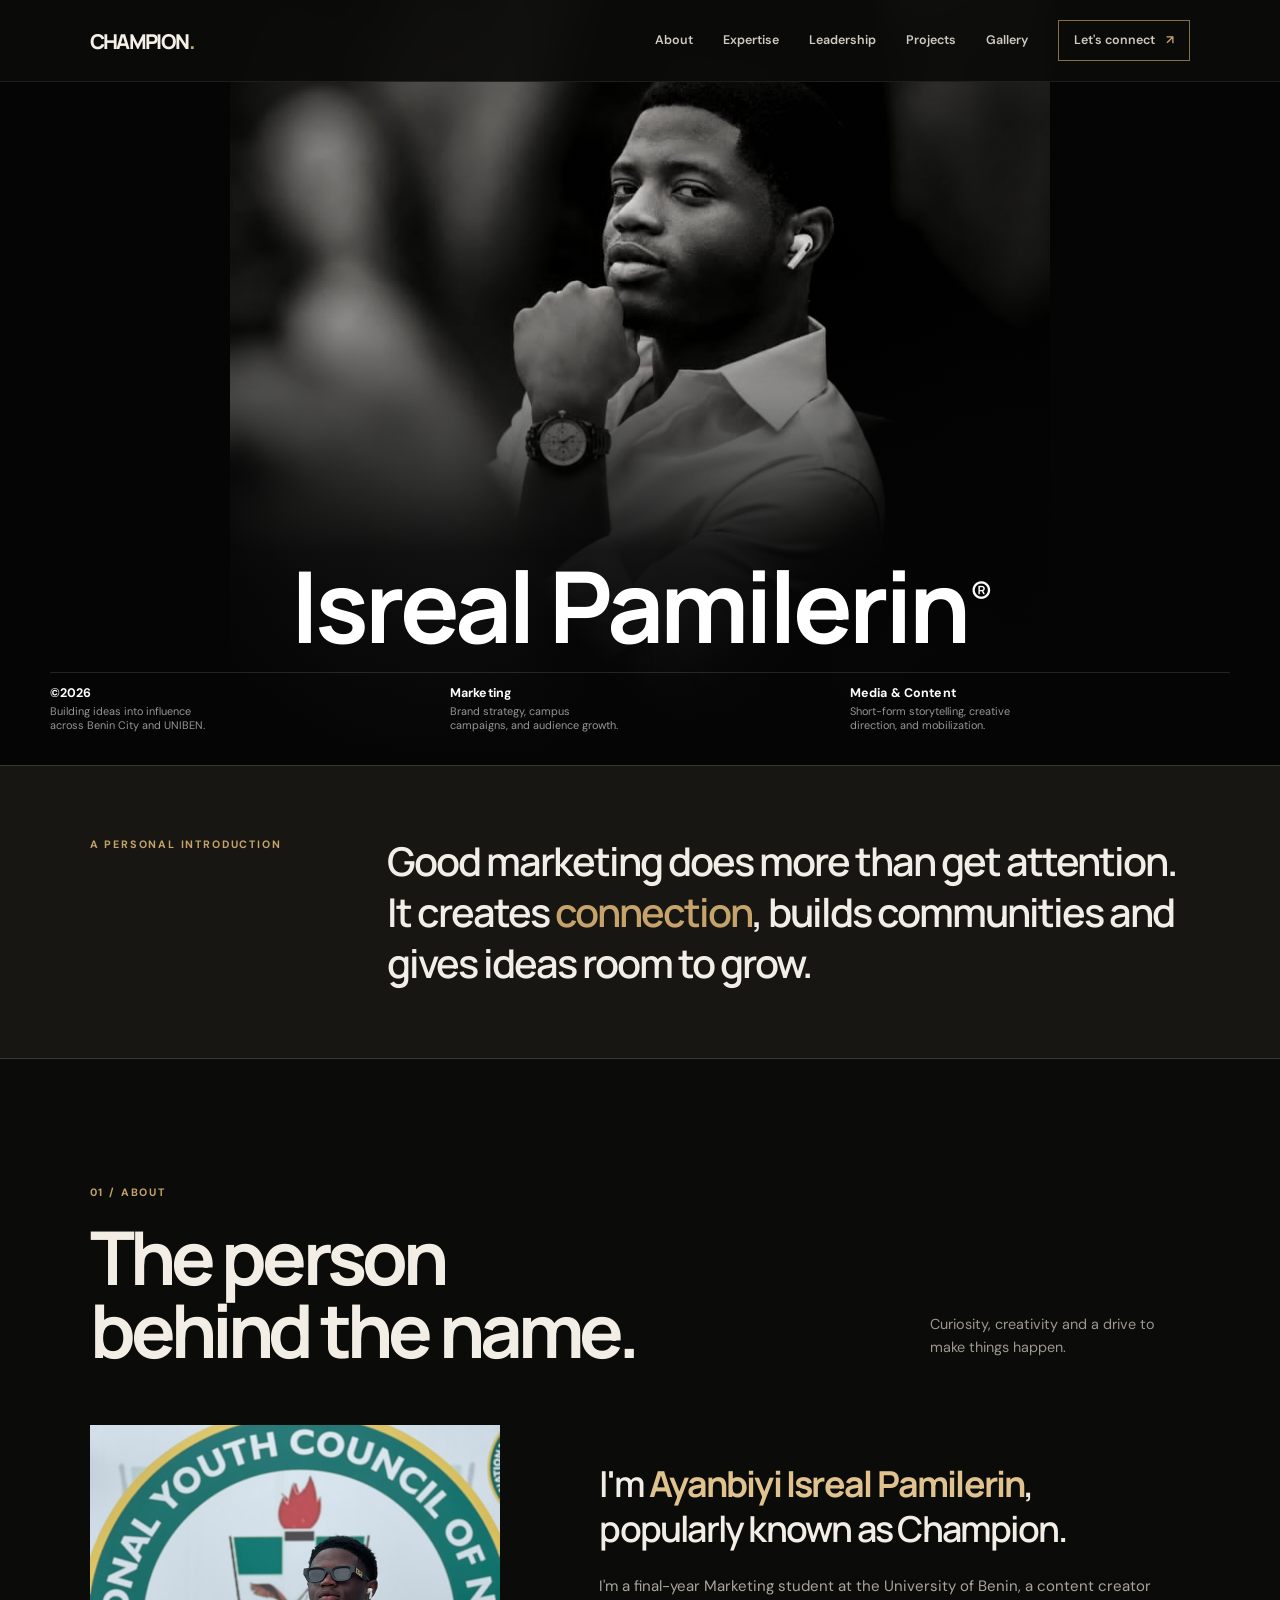
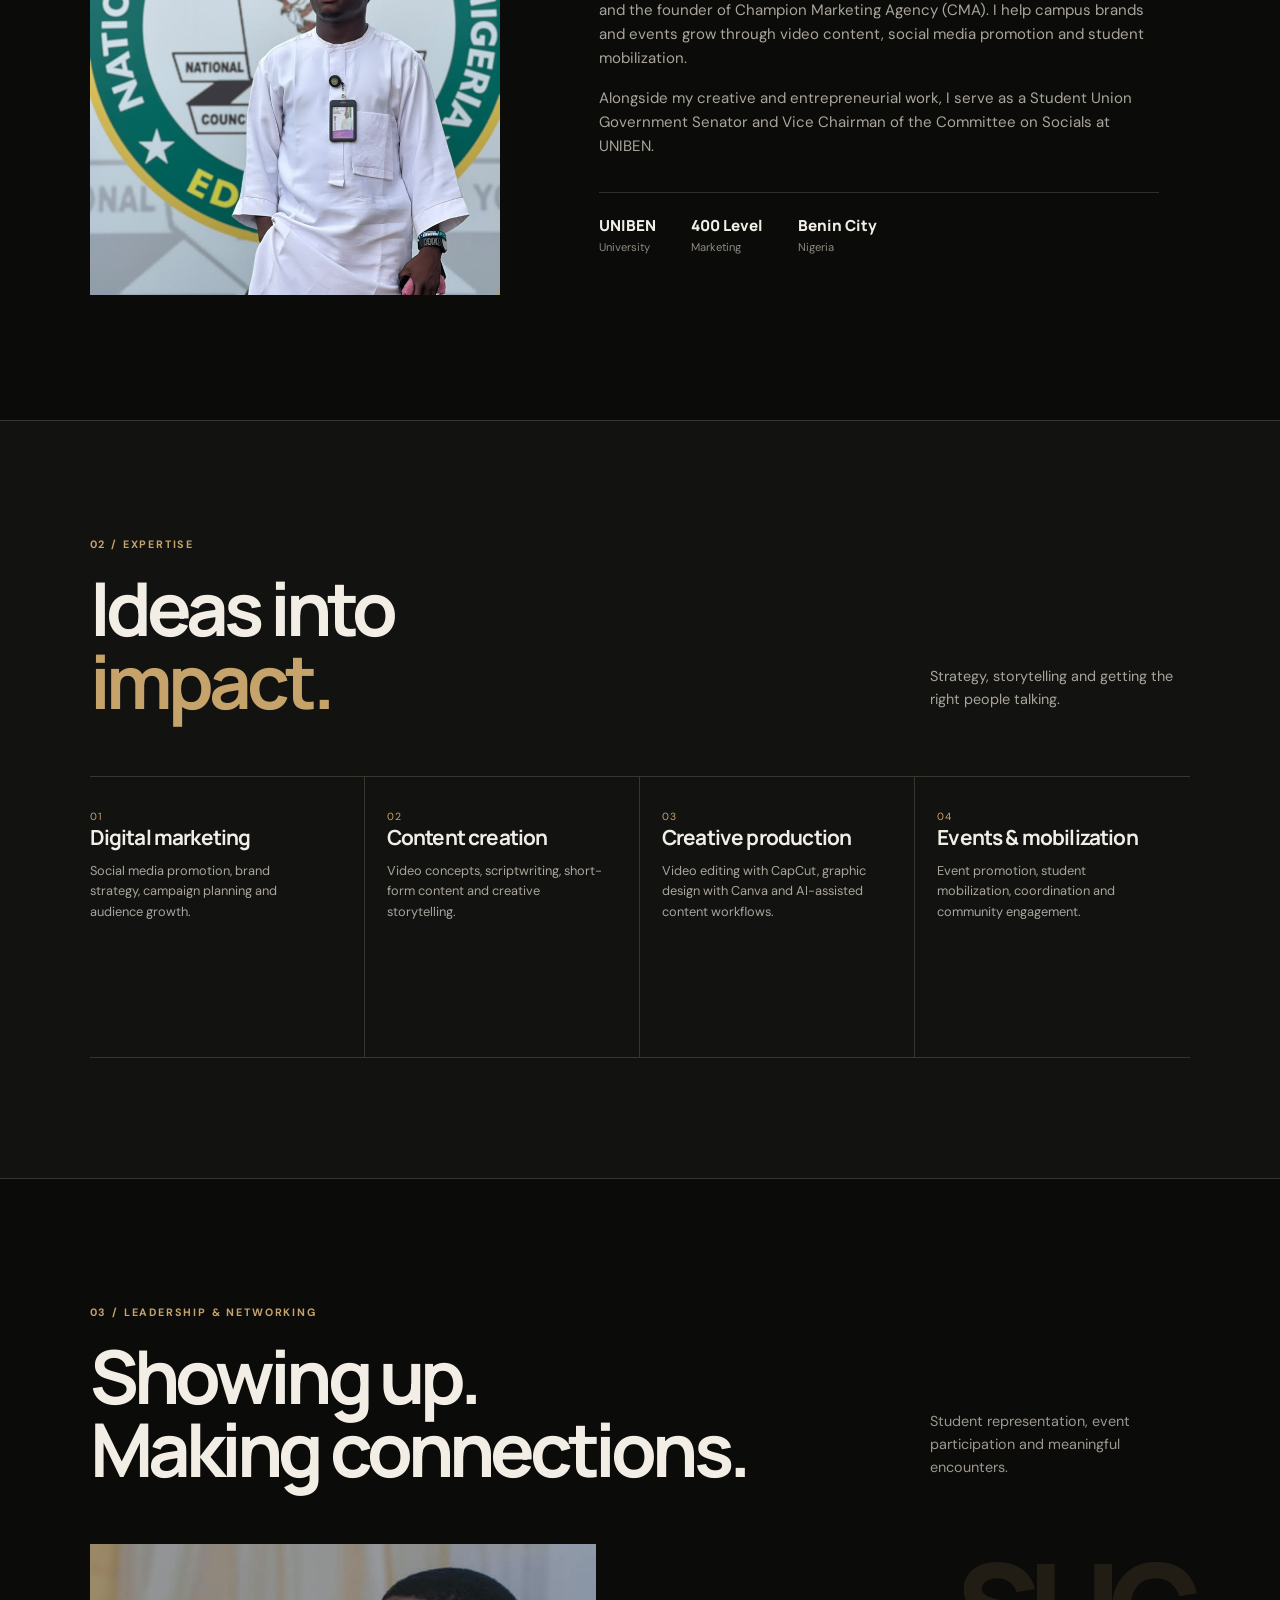
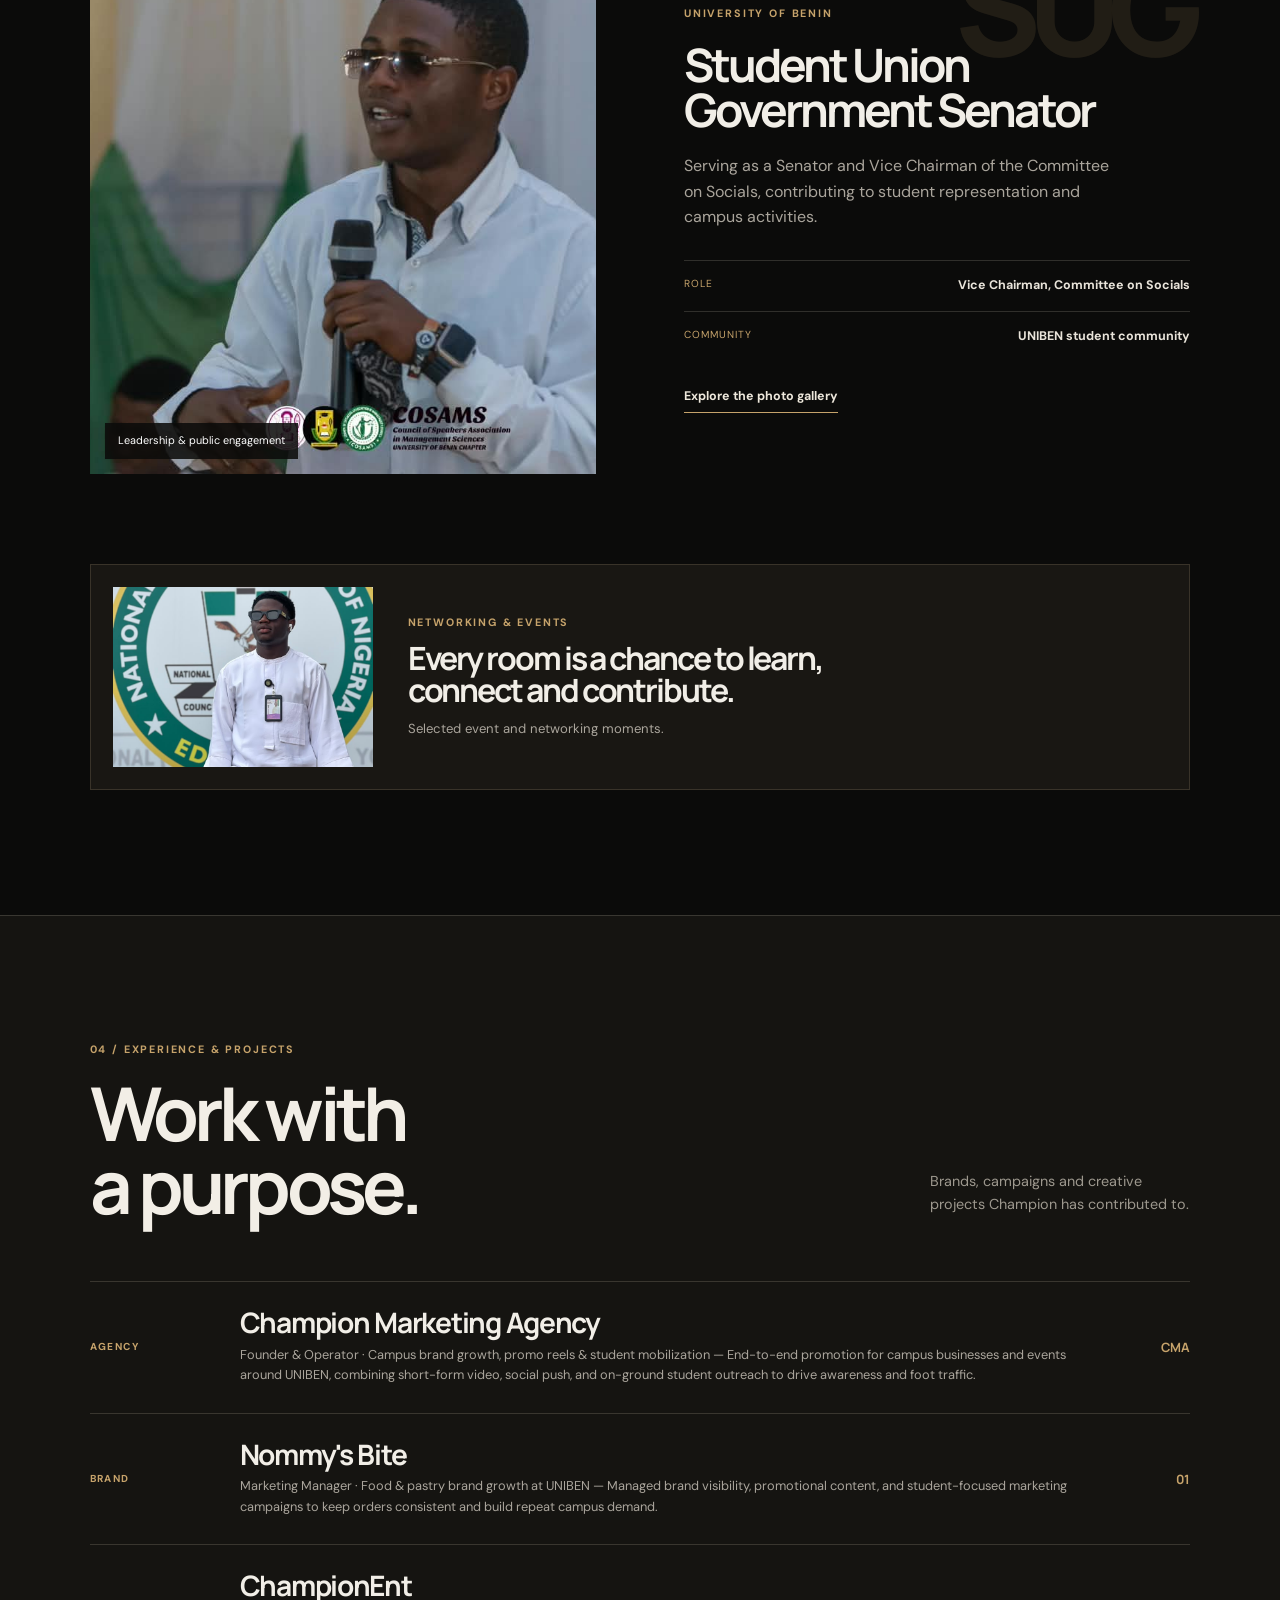
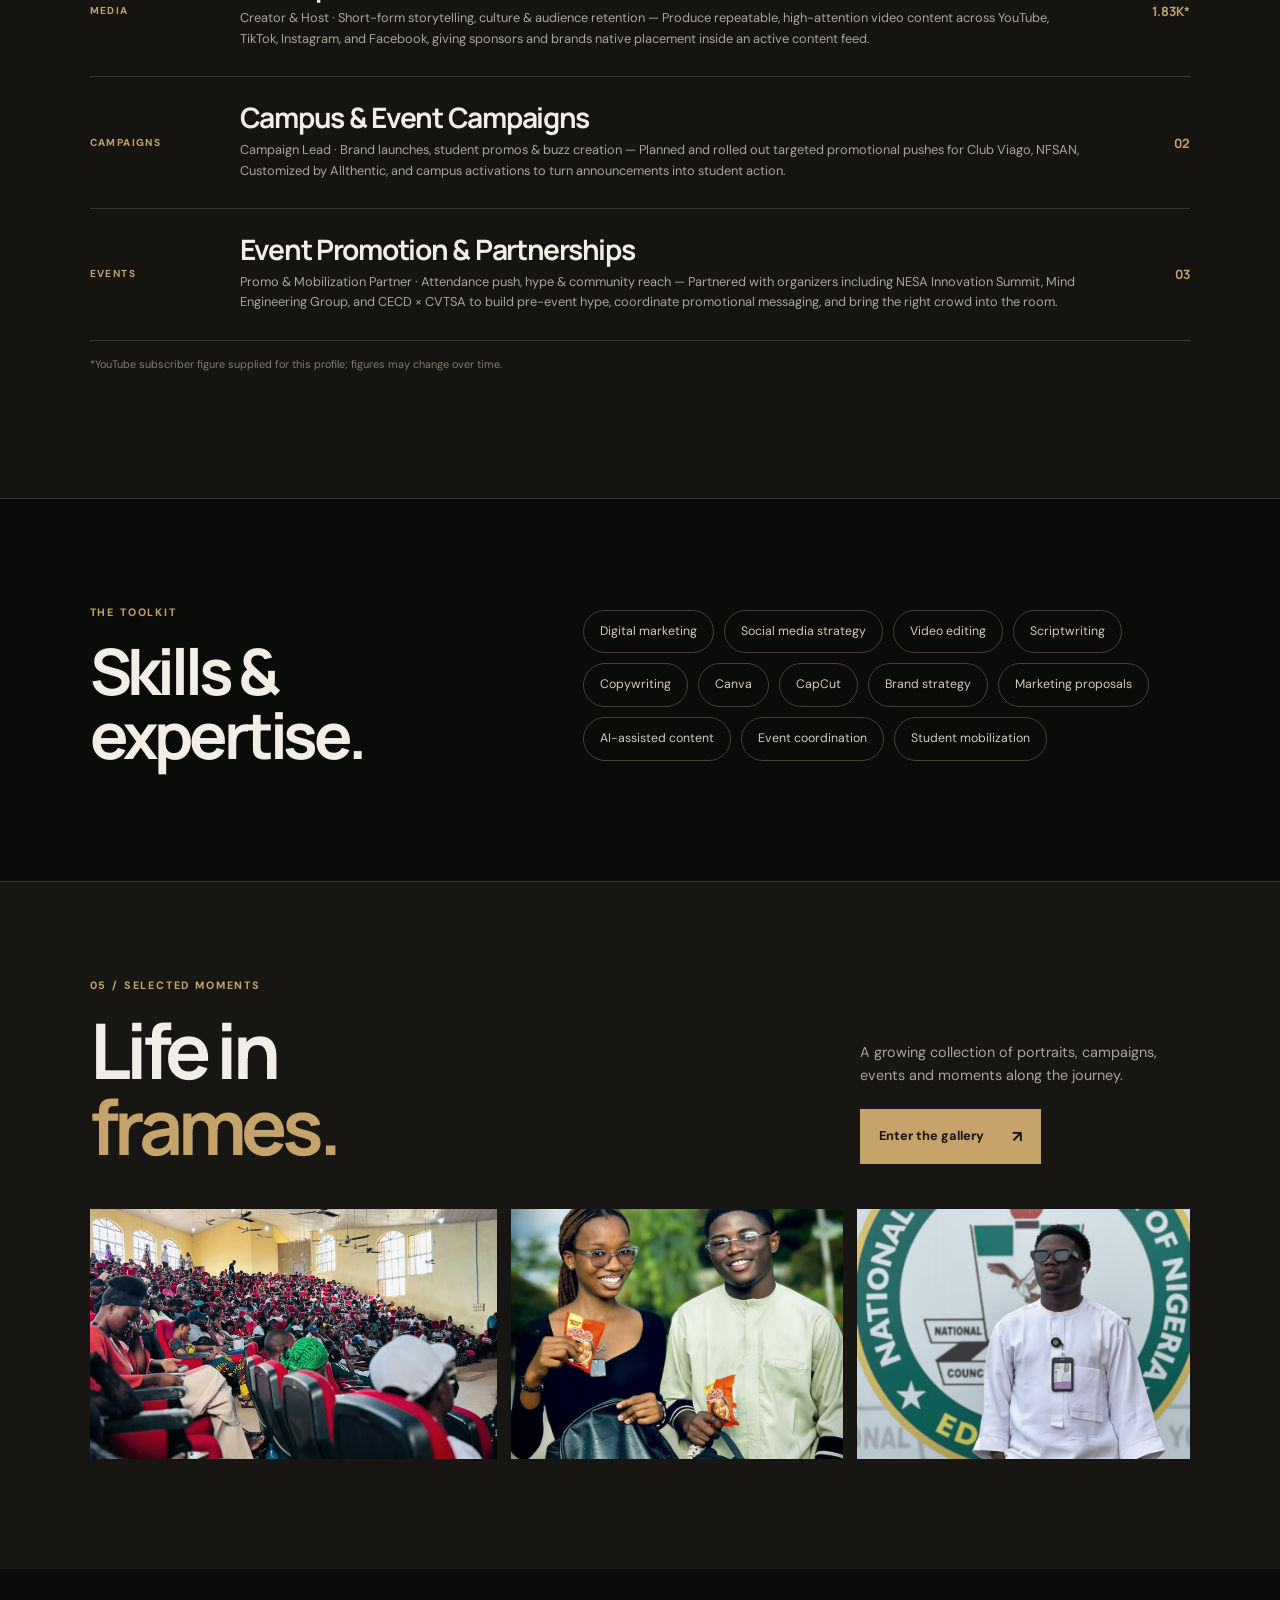
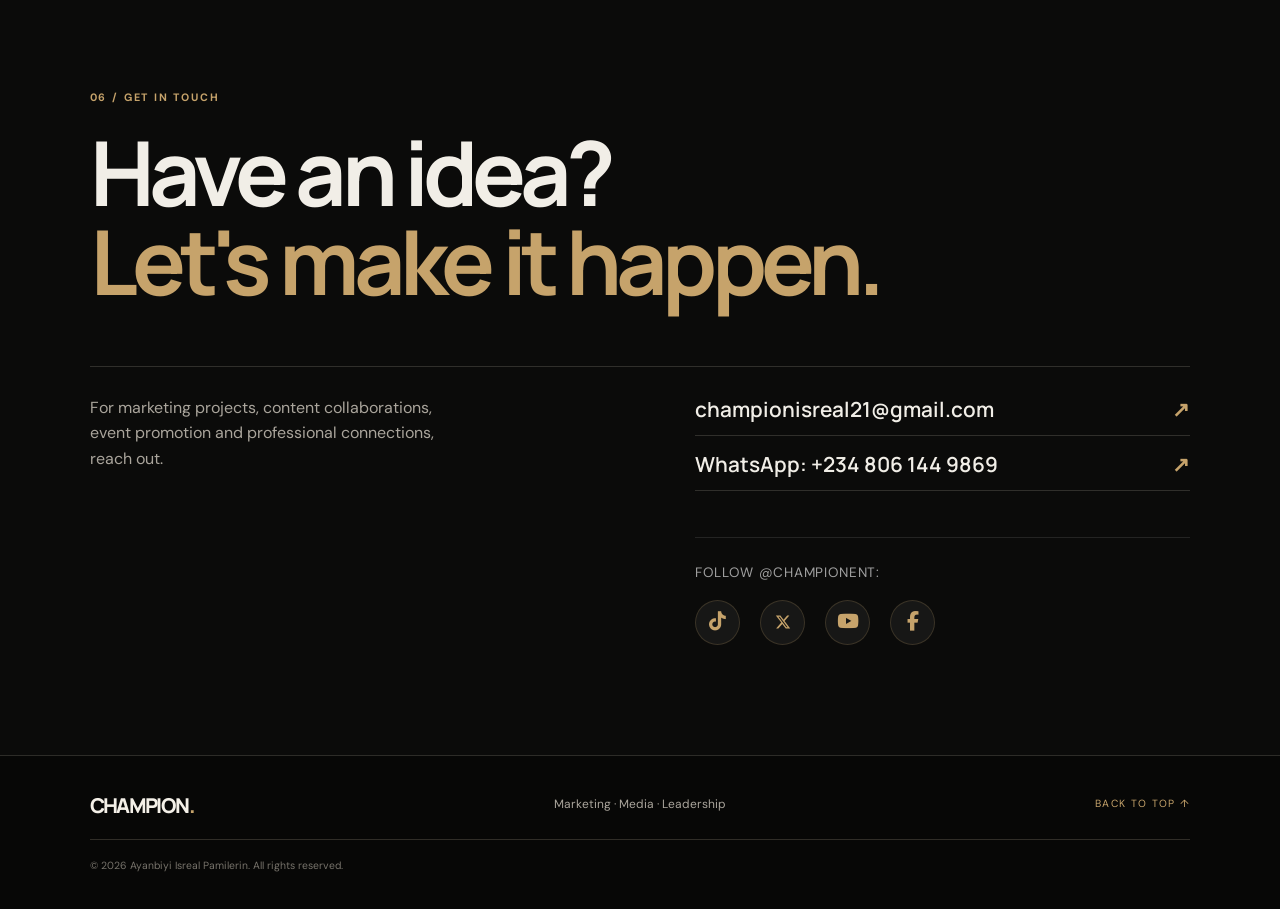
<file: index.html>
<!DOCTYPE html>
<html lang="en">
<head>
  <meta charset="UTF-8">
  <meta name="viewport" content="width=device-width, initial-scale=1.0">

  <!-- SEO -->
  <meta name="description" content="Explore the professional portfolio of Ayanbiyi Isreal Pamilerin, popularly known as Champion — a Marketing student, content creator, digital marketing entrepreneur and student leader at the University of Benin.">
  <meta name="author" content="Ayanbiyi Isreal Pamilerin">
  <meta name="robots" content="index, follow">
  <meta name="theme-color" content="#0b0b0a">
  <link rel="canonical" href="https://championentprofile.vercel.app/">
  <title>Champion — Isreal Pamilerin | Marketing, Media & Leadership</title>

  <!-- OPEN GRAPH / WHATSAPP / FACEBOOK PREVIEW -->
  <meta property="og:type" content="website">
  <meta property="og:title" content="Champion — Isreal Pamilerin">
  <meta property="og:description" content="Marketing, media, creativity and leadership. Discover the professional journey, projects and experiences of Ayanbiyi Isreal Pamilerin.">
  <meta property="og:url" content="https://championentprofile.vercel.app/">
  <meta property="og:image" content="https://championentprofile.vercel.app/images/Champion-Hero.jpg">
  <meta property="og:image:alt" content="A portrait of Isreal Pamilerin, popularly known as Champion">
  <meta property="og:site_name" content="Champion — Isreal Pamilerin">

  <!-- TWITTER / X PREVIEW -->
  <meta name="twitter:card" content="summary_large_image">
  <meta name="twitter:title" content="Champion — Isreal Pamilerin">
  <meta name="twitter:description" content="Explore Champion's professional portfolio, marketing experience, leadership and creative projects.">
  <meta name="twitter:image" content="https://championentprofile.vercel.app/images/Champion-Hero.jpg">

  <!-- FONTS -->
  <link rel="preconnect" href="https://fonts.googleapis.com">
  <link rel="preconnect" href="https://fonts.gstatic.com" crossorigin>
  <link href="https://fonts.googleapis.com/css2?family=DM+Sans:wght@400;500;600;700&family=Manrope:wght@400;500;600;700;800&display=swap" rel="stylesheet">

  <!-- FONT AWESOME FOR SOCIAL ICONS -->
  <link rel="stylesheet" href="https://cdnjs.cloudflare.com/ajax/libs/font-awesome/6.4.0/css/all.min.css">

  <!-- HERO IMAGE PRELOAD -->
  <link rel="preload" as="image" href="images/Champion-Hero.jpg" fetchpriority="high">

  <!-- MAIN STYLESHEET -->
  <link rel="stylesheet" href="style.css">

  <style>
    /* ACCESSIBLE SKIP LINK */
    .skip-link {
      position: absolute;
      top: -100px;
      left: 15px;
      z-index: 9999;
      background: #c6a36b;
      color: #0b0b0a;
      padding: 12px 18px;
      text-decoration: none;
      font-weight: 700;
    }
    .skip-link:focus {
      top: 15px;
    }

    /* LOCK HEADER TO TOP OF VIEWPORT */
    .dark-site .site-header,
    .site-header {
      position: fixed;
      top: 0;
      left: 0;
      right: 0;
      width: 100%;
      z-index: 1000;
      background: rgba(11, 11, 10, 0.92);
      backdrop-filter: blur(10px);
      -webkit-backdrop-filter: blur(10px);
      border-bottom: 1px solid rgba(255, 255, 255, 0.08);
    }

    /* COMPACT JAY COLE STYLE HERO */
    #home.jc-hero {
      position: relative;
      width: 100%;
      max-width: 100%;
      min-height: 85vh;
      background-color: #050505;
      display: flex;
      flex-direction: column;
      justify-content: flex-end;
      padding: 5.5rem 1.5rem 2rem;
      overflow: hidden;
      margin: 0;
    }

    .jc-hero-bg {
      position: absolute;
      inset: 0;
      z-index: 0;
      display: flex;
      justify-content: center;
      align-items: flex-start;
      pointer-events: none;
    }

    .jc-hero-bg img {
      width: 100%;
      height: 100%;
      max-width: 820px;
      object-fit: cover;
      object-position: center 25%;
      filter: contrast(1.06) brightness(0.92);
    }

    .jc-hero-bg::after {
      content: "";
      position: absolute;
      inset: 0;
      background:
        radial-gradient(circle at 50% 35%, rgba(5, 5, 5, 0) 25%, rgba(5, 5, 5, 0.85) 88%),
        linear-gradient(180deg, rgba(5, 5, 5, 0.25) 0%, rgba(5, 5, 5, 0) 35%, rgba(5, 5, 5, 0.9) 72%, #050505 100%);
    }

    .jc-hero-inner {
      position: relative;
      z-index: 2;
      width: 100%;
      max-width: 1180px;
      margin: 0 auto;
    }

    .jc-hero-title {
      font-family: 'Manrope', 'DM Sans', sans-serif;
      font-size: clamp(2.4rem, 9.5vw, 6.2rem);
      font-weight: 700;
      line-height: 0.96;
      letter-spacing: -0.04em;
      color: #ffffff;
      text-align: center;
      margin: 0 0 1.15rem;
    }

    .jc-hero-title sup {
      font-size: 0.36em;
      font-weight: 500;
      vertical-align: super;
      margin-left: 0.08em;
    }

    .jc-hero-cols {
      display: grid;
      grid-template-columns: repeat(3, 1fr);
      gap: 1.25rem;
      padding-top: 0.9rem;
      border-top: 1px solid rgba(255, 255, 255, 0.12);
    }

    .jc-col h3 {
      font-family: 'DM Sans', sans-serif;
      font-size: 0.78rem;
      font-weight: 700;
      color: #ffffff;
      margin: 0 0 0.25rem;
      letter-spacing: 0.01em;
    }

    .jc-col p {
      font-family: 'DM Sans', sans-serif;
      font-size: 0.68rem;
      line-height: 1.35;
      color: rgba(255, 255, 255, 0.58);
      margin: 0;
      max-width: 24ch;
    }

    /* MOBILE HERO */
    @media (max-width: 640px) {
      #home.jc-hero {
        min-height: 75vh;
        padding: 4.75rem 1.1rem 1.5rem;
      }
      .jc-hero-title {
        margin-bottom: 0.9rem;
      }
      .jc-hero-cols {
        gap: 0.75rem;
      }
      .jc-col h3 {
        font-size: 0.72rem;
      }
      .jc-col p {
        font-size: 0.62rem;
        line-height: 1.3;
      }
    }
  </style>
</head>
<body class="dark-site">

<a href="#main-content" class="skip-link">
  Skip to main content
</a>

<!-- PAGE PROGRESS -->
<div class="page-progress" id="pageProgress" aria-hidden="true"></div>

<!-- HEADER -->
<header class="site-header">
  <a class="brand" href="index.html" aria-label="Champion homepage">
    CHAMPION<span>.</span>
  </a>
  <button class="menu-toggle" id="menuToggle" type="button" aria-label="Open navigation" aria-expanded="false" aria-controls="nav">
    <span></span>
    <span></span>
  </button>
  <nav class="nav" id="nav" aria-label="Main navigation">
    <a href="#about">About</a>
    <a href="#work">Expertise</a>
    <a href="#leadership">Leadership</a>
    <a href="#projects">Projects</a>
    <a href="gallery.html">Gallery</a>
    <a class="nav-contact" href="#contact">
      Let's connect <span>↗</span>
    </a>
  </nav>
</header>

<main id="main-content">

  <!-- HERO SECTION -->
  <section class="jc-hero" id="home" aria-labelledby="hero-title">
    <div class="jc-hero-bg">
      <img src="images/Champion-Hero.jpg" alt="Portrait of Isreal Pamilerin, popularly known as Champion" fetchpriority="high" loading="eager" decoding="async">
    </div>
    <div class="jc-hero-inner reveal">
      <h1 class="jc-hero-title" id="hero-title">
        Isreal Pamilerin<sup>®</sup>
      </h1>
      <div class="jc-hero-cols">
        <div class="jc-col">
          <h3>©<span id="hero-year"></span></h3>
          <p>Building ideas into influence across Benin City and UNIBEN.</p>
        </div>
        <div class="jc-col">
          <h3>Marketing</h3>
          <p>Brand strategy, campus campaigns, and audience growth.</p>
        </div>
        <div class="jc-col">
          <h3>Media &amp; Content</h3>
          <p>Short-form storytelling, creative direction, and mobilization.</p>
        </div>
      </div>
    </div>
  </section>

  <!-- INTRODUCTION -->
  <section class="intro-band">
    <div class="section-shell intro-inner">
      <span class="eyebrow">A PERSONAL INTRODUCTION</span>
      <p>
        Good marketing does more than get attention.
        It creates <em>connection</em>, builds communities
        and gives ideas room to grow.
      </p>
    </div>
  </section>

  <!-- ABOUT -->
  <section class="section section-shell" id="about">
    <div class="section-heading reveal">
      <div>
        <p class="eyebrow">01 / ABOUT</p>
        <h2>The person<br>behind the name.</h2>
      </div>
      <p class="heading-note">Curiosity, creativity and a drive to make things happen.</p>
    </div>

    <div class="about-grid">
      <div class="about-photo reveal">
        <img src="images/Networking.png" alt="Champion at a professional networking moment" loading="lazy" decoding="async">
      </div>
      <div class="about-copy reveal">
        <p class="large-copy">
          I'm <strong>Ayanbiyi Isreal Pamilerin</strong>, popularly known as Champion.
        </p>
        <p>
          I'm a final-year Marketing student at the University of Benin, a content creator and the founder of Champion Marketing Agency (CMA). I help campus brands and events grow through video content, social media promotion and student mobilization.
        </p>
        <p>
          Alongside my creative and entrepreneurial work, I serve as a Student Union Government Senator and Vice Chairman of the Committee on Socials at UNIBEN.
        </p>
        <div class="about-facts">
          <div>
            <strong>UNIBEN</strong>
            <span>University</span>
          </div>
          <div>
            <strong>400 Level</strong>
            <span>Marketing</span>
          </div>
          <div>
            <strong>Benin City</strong>
            <span>Nigeria</span>
          </div>
        </div>
      </div>
    </div>
  </section>

  <!-- EXPERTISE -->
  <section class="dark-section" id="work">
    <div class="section section-shell">
      <div class="section-heading light reveal">
        <div>
          <p class="eyebrow">02 / EXPERTISE</p>
          <h2>Ideas into<br><span>impact.</span></h2>
        </div>
        <p class="heading-note">Strategy, storytelling and getting the right people talking.</p>
      </div>

      <div class="services-grid">
        <article class="service-card reveal">
          <span class="service-number">01</span>
          <h3>Digital marketing</h3>
          <p>Social media promotion, brand strategy, campaign planning and audience growth.</p>
        </article>
        
        <article class="service-card reveal">
          <span class="service-number">02</span>
          <h3>Content creation</h3>
          <p>Video concepts, scriptwriting, short-form content and creative storytelling.</p>
        </article>
        
        <article class="service-card reveal">
          <span class="service-number">03</span>
          <h3>Creative production</h3>
          <p>Video editing with CapCut, graphic design with Canva and AI-assisted content workflows.</p>
        </article>
        
        <article class="service-card reveal">
          <span class="service-number">04</span>
          <h3>Events &amp; mobilization</h3>
          <p>Event promotion, student mobilization, coordination and community engagement.</p>
        </article>
      </div>
    </div>
  </section>

  <!-- LEADERSHIP AND NETWORKING -->
  <section class="section section-shell" id="leadership">
    <div class="section-heading reveal">
      <div>
        <p class="eyebrow">03 / LEADERSHIP &amp; NETWORKING</p>
        <h2>Showing up.<br>Making connections.</h2>
      </div>
      <p class="heading-note">Student representation, event participation and meaningful encounters.</p>
    </div>

    <div class="leadership-grid">
      <div class="leadership-image reveal">
        <img src="images/Leadership.png" alt="Champion at a National Youth Council event" loading="lazy" decoding="async">
        <span class="image-caption">Leadership &amp; public engagement</span>
      </div>
      <div class="leadership-text reveal">
        <span class="outline-number">SUG</span>
        <p class="eyebrow">UNIVERSITY OF BENIN</p>
        <h3>Student Union Government Senator</h3>
        <p>
          Serving as a Senator and Vice Chairman of the Committee on Socials, contributing to student representation and campus activities.
        </p>
        <div class="role-line">
          <span>ROLE</span>
          <strong>Vice Chairman, Committee on Socials</strong>
        </div>
        <div class="role-line">
          <span>COMMUNITY</span>
          <strong>UNIBEN student community</strong>
        </div>
        <a class="text-link" href="gallery.html">Explore the photo gallery</a>
      </div>
    </div>

    <div class="network-strip reveal">
      <img src="images/Networking.png" alt="Champion meeting a guest at an event" loading="lazy" decoding="async">
      <div>
        <p class="eyebrow">NETWORKING &amp; EVENTS</p>
        <h3>Every room is a chance to learn, connect and contribute.</h3>
        <p>Selected event and networking moments.</p>
      </div>
    </div>
  </section>

  <!-- PROJECTS AND EXPERIENCE -->
  <section class="section projects-section" id="projects">
    <div class="section-shell">
      <div class="section-heading reveal">
        <div>
          <p class="eyebrow">04 / EXPERIENCE &amp; PROJECTS</p>
          <h2>Work with<br>a purpose.</h2>
        </div>
        <p class="heading-note">Brands, campaigns and creative projects Champion has contributed to.</p>
      </div>

      <div class="project-list">
        <article class="project-row reveal">
          <span class="project-type">AGENCY</span>
          <div>
            <h3>Champion Marketing Agency</h3>
            <p>Founder &amp; Operator · Campus brand growth, promo reels &amp; student mobilization — End-to-end promotion for campus businesses and events around UNIBEN, combining short-form video, social push, and on-ground student outreach to drive awareness and foot traffic.</p>
          </div>
          <span class="project-year">CMA</span>
        </article>

        <article class="project-row reveal">
          <span class="project-type">BRAND</span>
          <div>
            <h3>Nommy's Bite</h3>
            <p>Marketing Manager · Food &amp; pastry brand growth at UNIBEN — Managed brand visibility, promotional content, and student-focused marketing campaigns to keep orders consistent and build repeat campus demand.</p>
          </div>
          <span class="project-year">01</span>
        </article>

        <article class="project-row reveal">
          <span class="project-type">MEDIA</span>
          <div>
            <h3>ChampionEnt</h3>
            <p>Creator &amp; Host · Short-form storytelling, culture &amp; audience retention — Produce repeatable, high-attention video content across YouTube, TikTok, Instagram, and Facebook, giving sponsors and brands native placement inside an active content feed.</p>
          </div>
          <span class="project-year">1.83K*</span>
        </article>

        <article class="project-row reveal">
          <span class="project-type">CAMPAIGNS</span>
          <div>
            <h3>Campus &amp; Event Campaigns</h3>
            <p>Campaign Lead · Brand launches, student promos &amp; buzz creation — Planned and rolled out targeted promotional pushes for Club Viago, NFSAN, Customized by Allthentic, and campus activations to turn announcements into student action.</p>
          </div>
          <span class="project-year">02</span>
        </article>

        <article class="project-row reveal">
          <span class="project-type">EVENTS</span>
          <div>
            <h3>Event Promotion &amp; Partnerships</h3>
            <p>Promo &amp; Mobilization Partner · Attendance push, hype &amp; community reach — Partnered with organizers including NESA Innovation Summit, Mind Engineering Group, and CECD × CVTSA to build pre-event hype, coordinate promotional messaging, and bring the right crowd into the room.</p>
          </div>
          <span class="project-year">03</span>
        </article>
      </div>

      <p class="fine-print">
        *YouTube subscriber figure supplied for this profile; figures may change over time.
      </p>
    </div>
  </section>

  <!-- SKILLS -->
  <section class="section-shell skill-band">
    <div class="skill-title reveal">
      <p class="eyebrow">THE TOOLKIT</p>
      <h2>Skills &amp;<br>expertise.</h2>
    </div>
    <div class="skill-cloud reveal">
      <span>Digital marketing</span>
      <span>Social media strategy</span>
      <span>Video editing</span>
      <span>Scriptwriting</span>
      <span>Copywriting</span>
      <span>Canva</span>
      <span>CapCut</span>
      <span>Brand strategy</span>
      <span>Marketing proposals</span>
      <span>AI-assisted content</span>
      <span>Event coordination</span>
      <span>Student mobilization</span>
    </div>
  </section>

  <!-- GALLERY PREVIEW -->
  <section class="gallery-teaser">
    <div class="section-shell teaser-inner reveal">
      <div>
        <p class="eyebrow">05 / SELECTED MOMENTS</p>
        <h2>Life in<br><span>frames.</span></h2>
      </div>
      <div class="teaser-right">
        <p>A growing collection of portraits, campaigns, events and moments along the journey.</p>
        <a class="button button-gold" href="gallery.html">Enter the gallery <span>↗</span></a>
      </div>
    </div>

    <div class="teaser-images section-shell">
      <a href="gallery.html" aria-label="Explore event photographs">
        <img src="images/Events.png" alt="Champion at an event" loading="lazy" decoding="async">
      </a>
      <a href="gallery.html" aria-label="Explore marketing photographs">
        <img src="images/Marketing.png" alt="Champion in a brand promotion photograph" loading="lazy" decoding="async">
      </a>
      <a href="gallery.html" aria-label="Explore networking photographs">
        <img src="images/Networking.png" alt="Champion networking" loading="lazy" decoding="async">
      </a>
    </div>
  </section>

  <!-- CONTACT -->
  <section class="section section-shell contact-section" id="contact">
    <div class="contact-top reveal">
      <p class="eyebrow">06 / GET IN TOUCH</p>
      <h2>Have an idea?<br><span>Let's make it happen.</span></h2>
    </div>
    <div class="contact-bottom reveal">
      <p>For marketing projects, content collaborations, event promotion and professional connections, reach out.</p>
      <div class="contact-links">
        <a href="mailto:championisreal21@gmail.com">championisreal21@gmail.com <span>↗</span></a>
        <a href="https://wa.me/2348061449869" target="_blank" rel="noopener noreferrer">WhatsApp: +234 806 144 9869 <span>↗</span></a>
        <div class="social-links-container">
          <span class="social-label">Follow @ChampionEnt:</span>
          <div class="social-icons">
            <a href="https://www.tiktok.com/@championent1" target="_blank" rel="noopener noreferrer" aria-label="TikTok"><i class="fa-brands fa-tiktok"></i></a>
            <a href="https://x.com/ChampionEnt1" target="_blank" rel="noopener noreferrer" aria-label="X (Twitter)">
              <svg xmlns="http://www.w3.org/2000/svg" viewBox="0 0 512 512" width="16" height="16" fill="currentColor" style="display: block;">
                <path d="M389.2 48h70.6L305.6 224.2 487 464H345L233.7 318.6 106.5 464H35.8L200.7 275.5 26.8 48H172.4L272.9 180.9 389.2 48zM364.4 421.8h39.1L151.1 88h-42L364.4 421.8z"/>
              </svg>
            </a>
            <a href="https://www.youtube.com/@ChampionIsreal" target="_blank" rel="noopener noreferrer" aria-label="YouTube"><i class="fa-brands fa-youtube"></i></a>
            <a href="https://www.facebook.com/championogif" target="_blank" rel="noopener noreferrer" aria-label="Facebook"><i class="fa-brands fa-facebook-f"></i></a>
          </div>
        </div>
      </div>
    </div>
  </section>

</main>

<!-- FOOTER -->
<footer class="footer">
  <a class="brand" href="index.html">CHAMPION<span>.</span></a>
  <p>Marketing · Media · Leadership</p>
  <a href="#home" class="back-top">BACK TO TOP ↑</a>
  <small>
    © <span id="year"></span> Ayanbiyi Isreal Pamilerin. All rights reserved.
  </small>
</footer>

<!-- JAVASCRIPT -->
<script src="script.js" defer></script>
</body>
</html>
</file>
<file: style.css>
* {

  box-sizing: border-box;

  margin: 0;

  padding: 0;

}

:root {

  --bg: #0b0b0a;

  --panel: #121210;

  --paper: #f1eee7;

  --gold: #c6a36b;

  --gold2: #e0c28f;

  --muted: #a39e93;

  --line: rgba(239,232,218,.16);

  --ink: #10100f;

}

html {

  scroll-behavior: smooth;

  scroll-padding-top: 90px;

}

body {

  font-family: "DM Sans", sans-serif;

  background: var(--paper);

  color: var(--ink);

  line-height: 1.6;

}

body.dark-site {

  background: var(--bg);

  color: var(--paper);

}

a {

  color: inherit;

  text-decoration: none;

}

img {

  display: block;

  width: 100%;

  height: 100%;

  object-fit: cover;

}

button {

  font: inherit;

}

.page-progress {

  position: fixed;

  top: 0;

  left: 0;

  width: 0;

  height: 3px;

  background: var(--gold);

  z-index: 1000;

}

.site-header {

  height: 82px;

  padding: 0 7vw;

  display: flex;

  align-items: center;

  justify-content: space-between;

  border-bottom: 1px solid var(--line);

  position: sticky;

  top: 0;

  background: rgba(11,11,10,.92);

  backdrop-filter: blur(14px);

  z-index: 100;

}

.brand {

  font: 800 1.28rem Manrope,sans-serif;

  letter-spacing: -.08em;

  color: #f4f0e8;

}

.brand span {

  color: var(--gold);

}

.nav {

  display: flex;

  align-items: center;

  gap: 30px;

  font-size: .78rem;

  font-weight: 600;

  color: #d0cbc1;

}

.nav a {

  transition: color .2s;

}

.nav a:hover,

.text-link:hover {

  color: var(--gold2);

}

.nav-contact {

  border: 1px solid rgba(198,163,107,.65);

  padding: 10px 15px;

}

.nav-contact span {

  color: var(--gold);

  margin-left: 8px;

}

.menu-toggle {

  display: none;

  background: none;

  border: 0;

}

.section-shell {

  width: min(1180px,86%);

  margin: auto;

}

.eyebrow {

  font-size: .67rem;

  font-weight: 700;

  letter-spacing: .17em;

  color: var(--gold);

  display: flex;

  align-items: center;

  gap: 12px;

}

.eyebrow-line {

  width: 32px;

  height: 1px;

  background: var(--gold);

}

.hero {

  min-height: 690px;

  display: grid;

  grid-template-columns: 1.02fr .98fr;

  align-items: center;

  gap: 7%;

  padding-top: 70px;

  padding-bottom: 95px;

  position: relative;

}

.hero-kicker {

  font-size: 1.05rem;

  margin-top: 48px;

  color: #aaa59b;

}

h1,

h2,

h3 {

  font-family: Manrope,sans-serif;

  letter-spacing: -.065em;

  line-height: .99;

}

h1 {

  font-size: clamp(4.4rem,8.4vw,8rem);

  font-weight: 800;

  margin: 10px 0 12px;

  color: #f5f1e9;

}

.hero h1 span {

  color: var(--gold);

}

.known-as {

  font-size: .64rem;

  letter-spacing: .16em;

  color: #9c978d;

  margin: 0 0 23px;

}

.known-as strong {

  color: var(--gold2);

  font-weight: 700;

}

.hero-description {

  font-size: 1.08rem;

  color: #c1bcb2;

  max-width: 430px;

}

.hero-actions {

  display: flex;

  align-items: center;

  gap: 25px;

  margin-top: 32px;

}

.button {

  display: inline-flex;

  align-items: center;

  gap: 28px;

  padding: 15px 19px;

  font-size: .8rem;

  font-weight: 700;

}

.button-gold {

  background: var(--gold);

  color: #15130f;

}

.button-gold:hover {

  background: var(--gold2);

}

.button-gold span {

  font-size: 1rem;

}

.text-link {

  font-size: .78rem;

  font-weight: 700;

  border-bottom: 1px solid var(--gold);

  padding-bottom: 5px;

  color: #eee8dc;

  transition: color .2s;

}

.text-link span {

  margin-left: 9px;

  color: var(--gold);

}

.hero-meta {

  display: flex;

  gap: 25px;

  margin-top: 58px;

  color: #817c72;

  font-size: .58rem;

  letter-spacing: .13em;

}

.hero-visual {

  height: 535px;

  position: relative;

  padding: 0 24px 24px 0;

}

.hero-photo-wrap {

  height: 100%;

  position: relative;

  background: #222;

  overflow: hidden;

}

.hero-photo {

  filter: grayscale(100%);

  transition: transform .8s;

}

.hero-photo-wrap:hover .hero-photo {

  transform: scale(1.035);

}

.hero-photo-wrap:after {

  content: "";

  position: absolute;

  inset: 0;

  background: linear-gradient(0deg,rgba(0,0,0,.36),transparent 45%);

}

.photo-index {

  position: absolute;

  bottom: 22px;

  left: 24px;

  color: white;

  z-index: 1;

  font-size: .7rem;

  letter-spacing: .14em;

}

.photo-index span {

  color: var(--gold);

  padding: 0 8px;

}

.hero-frame {

  position: absolute;

  right: 0;

  bottom: 0;

  width: 65%;

  height: 72%;

  border: 1px solid var(--gold);

  z-index: -1;

}

.hero-stamp {

  position: absolute;

  right: -30px;

  top: 35px;

  background: var(--gold);

  width: 100px;

  height: 100px;

  border-radius: 50%;

  display: grid;

  place-content: center;

  text-align: center;

  color: #16130e;

  font-size: .58rem;

  font-weight: 800;

  line-height: 1.25;

  transform: rotate(10deg);

}

.hero-stamp b {

  font-size: 1.3rem;

}

.hero-scroll {

  position: absolute;

  bottom: 26px;

  left: 0;

  font-size: .6rem;

  letter-spacing: .16em;

  color: #817c72;

}

.hero-scroll span {

  color: var(--gold);

  padding-left: 12px;

}

.intro-band {

  background: #171612;

  padding: 70px 0;

  border-top: 1px solid var(--line);

  border-bottom: 1px solid var(--line);

}

.intro-inner {

  display: grid;

  grid-template-columns: 220px 1fr;

  gap: 7%;

  align-items: start;

}

.intro-inner>p {

  font: 600 clamp(1.6rem,3.1vw,2.8rem)/1.28 Manrope;

  letter-spacing: -.05em;

  max-width: 850px;

  color: #f1eee7;

}

.intro-inner em {

  font-style: normal;

  color: var(--gold);

}

.section {

  padding-top: 125px;

  padding-bottom: 125px;

}

.section-heading {

  display: flex;

  justify-content: space-between;

  align-items: end;

  gap: 30px;

  margin-bottom: 58px;

}

.section-heading h2,

.skill-title h2 {

  font-size: clamp(3rem,5.8vw,5.6rem);

  margin-top: 18px;

  color: #f2eee6;

}

.heading-note {

  max-width: 260px;

  color: #9d988e;

  font-size: .9rem;

  padding-bottom: 7px;

}

.about-grid {

  display: grid;

  grid-template-columns: .82fr 1.18fr;

  gap: 9%;

  align-items: center;

}

.about-photo {

  height: 470px;

  overflow: hidden;

  background: #222;

}

.about-photo img {

  object-position: center 35%;

}

.about-copy {

  max-width: 560px;

}

.large-copy {

  font: 600 clamp(1.55rem,2.8vw,2.4rem)/1.25 Manrope;

  letter-spacing: -.05em;

  margin-bottom: 22px;

  color: #f2eee6;

}

.large-copy strong {

  color: var(--gold2);

}

.about-copy>p:not(.large-copy) {

  color: #aaa59b;

  margin-bottom: 16px;

  font-size: .94rem;

}

.about-facts {

  display: flex;

  gap: 35px;

  border-top: 1px solid var(--line);

  margin-top: 34px;

  padding-top: 22px;

}

.about-facts div {

  display: grid;

  gap: 3px;

}

.about-facts strong {

  font: 800 .95rem Manrope;

  color: #f1eee7;

}

.about-facts span {

  font-size: .7rem;

  color: #8e897f;

}

.dark-section {

  background: #121210;

  border-top: 1px solid var(--line);

  border-bottom: 1px solid var(--line);

}

.dark-section .section {

  padding-top: 115px;

  padding-bottom: 120px;

}

.light .heading-note {

  color: #aaa59c;

}

.light h2 span {

  color: var(--gold);

}

.services-grid {

  display: grid;

  grid-template-columns: repeat(4,1fr);

  border-top: 1px solid #39362f;

  border-bottom: 1px solid #39362f;

}

.service-card {

  min-height: 280px;

  padding: 25px 22px 30px 0;

  border-right: 1px solid #39362f;

  position: relative;

}

.service-card+.service-card {

  padding-left: 22px;

}

.service-card:last-child {

  border-right: 0;

}

.service-number {

  font-size: .65rem;

  color: var(--gold);

  letter-spacing: .1em;

}

.service-icon {

  font-size: 1.8rem;

  color: var(--gold);

  margin: 38px 0 25px;

}

.service-card h3 {

  font-size: 1.3rem;

  letter-spacing: -.04em;

  margin-bottom: 13px;

  color: #f1eee7;

}

.service-card p {

  font-size: .8rem;

  color: #aaa59c;

  max-width: 220px;

}

.leadership-grid {

  display: grid;

  grid-template-columns: 1fr 1fr;

  gap: 8%;

  align-items: center;

}

.leadership-image {

  height: 530px;

  position: relative;

  background: #222;

}

.image-caption {

  position: absolute;

  bottom: 15px;

  left: 15px;

  background: rgba(11,11,10,.86);

  color: white;

  padding: 9px 13px;

  font-size: .68rem;

}

.leadership-text {

  position: relative;

  padding: 30px 0;

}

.outline-number {

  position: absolute;

  right: 0;

  top: -55px;

  font: 800 8rem Manrope;

  color: rgba(198,163,107,.12);

  letter-spacing: -.1em;

}

.leadership-text h3 {

  font-size: clamp(2rem,3.6vw,3.5rem);

  margin: 20px 0;

  color: #f1eee7;

}

.leadership-text>p:not(.eyebrow) {

  color: #aaa59c;

  max-width: 430px;

  margin-bottom: 30px;

}

.role-line {

  border-top: 1px solid var(--line);

  padding: 15px 0;

  display: flex;

  justify-content: space-between;

  gap: 15px;

  font-size: .78rem;

}

.role-line span {

  color: var(--gold);

  font-size: .64rem;

  letter-spacing: .1em;

}

.role-line strong {

  text-align: right;

  color: #e9e4da;

}

.leadership-text .text-link {

  display: inline-block;

  margin-top: 25px;

}

.network-strip {

  margin-top: 90px;

  background: #191713;

  display: grid;

  grid-template-columns: 260px 1fr 75px;

  align-items: center;

  gap: 35px;

  padding: 22px;

  border: 1px solid #393329;

}

.network-strip>img {

  height: 180px;

}

.network-strip h3 {

  font-size: clamp(1.5rem,2.5vw,2.3rem);

  max-width: 520px;

  margin: 12px 0;

  color: #f1eee7;

}

.network-strip p:last-child {

  font-size: .82rem;

  color: #aaa59c;

}

.round-arrow {

  width: 52px;

  height: 52px;

  border: 1px solid var(--gold);

  border-radius: 50%;

  display: grid;

  place-items: center;

  font-size: 1.3rem;

  color: var(--gold);

}

.projects-section {

  background: #151411;

  border-top: 1px solid var(--line);

  border-bottom: 1px solid var(--line);

}

.project-list {

  border-top: 1px solid #39362f;

}

.project-row {

  display: grid;

  grid-template-columns: 130px 1fr 90px;

  align-items: center;

  gap: 20px;

  padding: 27px 0;

  border-bottom: 1px solid #39362f;

}

.project-type {

  font-size: .63rem;

  letter-spacing: .14em;

  color: var(--gold);

  font-weight: 700;

}

.project-row h3 {

  font-size: clamp(1.25rem,2.2vw,1.8rem);

  letter-spacing: -.045em;

  color: #f1eee7;

}

.project-row p {

  font-size: .8rem;

  color: #aaa59c;

  margin-top: 8px;

}

.project-year {

  text-align: right;

  font: 700 .8rem Manrope;

  color: var(--gold);

}

.fine-print {

  font-size: .68rem;

  color: #817c72;

  margin-top: 15px;

}

.skill-band {

  padding-top: 105px;

  padding-bottom: 115px;

  display: grid;

  grid-template-columns: .8fr 1.2fr;

  gap: 8%;

  align-items: center;

}

.skill-title h2 {

  font-size: clamp(3rem,5vw,4.8rem);

}

.skill-cloud {

  display: flex;

  flex-wrap: wrap;

  gap: 10px;

}

.skill-cloud span {

  border: 1px solid #474136;

  border-radius: 99px;

  padding: 11px 16px;

  font-size: .77rem;

  color: #d2cabe;

}

.gallery-teaser {

  padding: 95px 0 110px;

  background: #171612;

  border-top: 1px solid var(--line);

}

.teaser-inner {

  display: flex;

  justify-content: space-between;

  align-items: end;

  gap: 30px;

}

.teaser-inner h2 {

  font-size: clamp(3.2rem,6vw,5.5rem);

  margin-top: 18px;

  color: #f1eee7;

}

.teaser-inner h2 span {

  color: var(--gold);

}

.teaser-right {

  max-width: 330px;

}

.teaser-right p {

  color: #aaa59c;

  font-size: .9rem;

  margin-bottom: 22px;

}

.teaser-images {

  display: grid;

  grid-template-columns: 1.1fr .9fr .9fr;

  gap: 14px;

  margin-top: 45px;

}

.teaser-images a {

  height: 250px;

  overflow: hidden;

}

.teaser-images img {

  transition: transform .6s;

  filter: saturate(.8);

}

.teaser-images a:hover img {

  transform: scale(1.04);

}

.contact-section {

  padding-top: 120px;

  padding-bottom: 110px;

}

.contact-top h2 {

  font-size: clamp(3.2rem,7vw,6.6rem);

  margin-top: 22px;

  color: #f1eee7;

}

.contact-top h2 span {

  color: var(--gold);

}

.contact-bottom {

  display: grid;

  grid-template-columns: 1fr 1fr;

  gap: 10%;

  border-top: 1px solid var(--line);

  margin-top: 60px;

  padding-top: 28px;

}

.contact-bottom>p {

  max-width: 350px;

  color: #aaa59c;

}

.contact-links {

  display: grid;

  gap: 14px;

}

.contact-links>a {

  font: 600 clamp(.95rem,1.8vw,1.3rem) Manrope;

  border-bottom: 1px solid var(--line);

  padding-bottom: 12px;

  color: #f1eee7;

}

.contact-links>a span {

  float: right;

  color: var(--gold);

}

.social-note {

  font-size: .78rem;

  color: #aaa59c;

}

.social-note strong {

  color: var(--gold2);

}

.footer {

  background: #070706;

  color: #f4f2ed;

  padding: 35px 7vw;

  display: grid;

  grid-template-columns: 1fr 1fr 1fr;

  align-items: center;

  gap: 20px;

  border-top: 1px solid var(--line);

}

.footer>p {

  font-size: .75rem;

  color: #aaa59c;

  text-align: center;

}

.back-top {

  text-align: right;

  font-size: .65rem;

  letter-spacing: .13em;

  color: var(--gold);

}

.footer small {

  grid-column: 1/-1;

  color: #77736b;

  font-size: .65rem;

  border-top: 1px solid #302d27;

  padding-top: 18px;

}

/* Scroll reveal */

.reveal {

  opacity: 0;

  transform: translateY(24px);

  transition: opacity .7s ease,transform .7s ease;

}

.reveal.visible {

  opacity: 1;

  transform: translateY(0);

}

/* Gallery page */

.gallery-hero {

  padding-top: 100px;

  padding-bottom: 35px;

}

.gallery-hero h1 {

  font-size: clamp(4.5rem,10vw,8.5rem);

  margin: 25px 0 18px;

}

.gallery-hero h1 span {

  color: var(--gold);

}

.gallery-hero>p:not(.eyebrow) {

  max-width: 560px;

  color: #aaa59c;

  font-size: 1rem;

}

.gallery-filters {

  display: flex;

  flex-wrap: wrap;

  gap: 9px;

  margin-top: 42px;

}

.filter-btn {

  background: transparent;

  border: 1px solid #494338;

  color: #c8c1b5;

  padding: 10px 16px;

  border-radius: 99px;

  font-size: .72rem;

  cursor: pointer;

  transition: .2s;

}

.filter-btn:hover,

.filter-btn.active {

  background: var(--gold);

  border-color: var(--gold);

  color: #14120e;

}

.gallery-main {

  padding-top: 35px;

  padding-bottom: 110px;

}

.gallery-page-grid {

  display: grid;

  grid-template-columns: repeat(3,1fr);

  grid-auto-rows: 280px;

  gap: 14px;

}

.gallery-card {

  position: relative;

  overflow: hidden;

  background: #1b1a17;

  cursor: pointer;

  border: 0;

  padding: 0;

  text-align: left;

  min-height: 180px;

}

.gallery-card img {

  transition: transform .6s,opacity .4s;

  opacity: .9;

}

.gallery-card:hover img {

  transform: scale(1.055);

  opacity: 1;

}

.gallery-card:after {

  content: "";

  position: absolute;

  inset: 45% 0 0;

  background: linear-gradient(transparent,rgba(0,0,0,.78));

  pointer-events: none;

}

.gallery-label {

  position: absolute;

  z-index: 1;

  bottom: 15px;

  left: 17px;

  font-size: .74rem;

  font-weight: 600;

  color: #fff;

}

.gallery-card:nth-child(6n+1) {

  grid-row: span 2;

}

.gallery-card:nth-child(6n+4) {

  grid-column: span 2;

}

.gallery-card.placeholder {

  border: 1px dashed #625b4d;

  display: grid;

  place-items: center;

  cursor: default;

  background: #151411;

}

.gallery-card.placeholder:after {

  display: none;

}

.placeholder-inner {

  text-align: center;

  color: #aaa59c;

  padding: 15px;

}

.placeholder-inner b {

  display: block;

  color: var(--gold);

  font: 700 .8rem Manrope;

  margin-bottom: 8px;

}

.placeholder-inner span {

  font-size: .66rem;

}

.gallery-help {

  color: #a9a49b;

  font-size: .76rem;

  margin-top: 22px;

  max-width: 750px;

}

.gallery-help code {

  color: var(--gold);

}

.back-home {

  display: inline-block;

  margin-top: 35px;

  color: var(--gold2);

  font-size: .8rem;

  border-bottom: 1px solid var(--gold);

  padding-bottom: 6px;

}

/* Image lightbox */

.lightbox {

  position: fixed;

  inset: 0;

  background: rgba(0,0,0,.96);

  z-index: 500;

  display: none;

  align-items: center;

  justify-content: center;

  padding: 60px 8vw;

}

.lightbox.open {

  display: flex;

}

.lightbox img {

  max-width: min(900px,80vw);

  max-height: 78vh;

  width: auto;

  height: auto;

  object-fit: contain;

}

.lightbox button {

  position: absolute;

  border: 0;

  background: none;

  color: #fff;

  font-size: 2rem;

  cursor: pointer;

}

.lightbox-close {

  top: 20px;

  right: 30px;

}

.lightbox-prev {

  left: 25px;

}

.lightbox-next {

  right: 25px;

}

.lightbox p {

  position: absolute;

  bottom: 20px;

  color: #ddd;

  font-size: .8rem;

}

/* Tablet responsive design */

@media(max-width:850px) {

  .site-header {

    height: 70px;

    padding: 0 6%;

  }

  .menu-toggle {

    display: grid;

    gap: 6px;

    z-index: 3;

  }

  .menu-toggle span {

    width: 25px;

    height: 2px;

    background: #eee;

  }

  .nav {

    display: none;

    position: absolute;

    top: 69px;

    left: 0;

    right: 0;

    background: #11110f;

    padding: 25px 6%;

    align-items: stretch;

    gap: 18px;

    flex-direction: column;

    border-bottom: 1px solid var(--line);

  }

  .nav.open {

    display: flex;

  }

  .nav-contact {

    width: max-content;

  }

  .section-shell {

    width: 88%;

  }

  .hero {

    grid-template-columns: 1fr .85fr;

    gap: 4%;

    min-height: 590px;

  }

  .hero-visual {

    height: 440px;

  }

  .hero h1 {

    font-size: clamp(3.8rem,8vw,6rem);

  }

  .hero-stamp {

    right: -12px;

    width: 80px;

    height: 80px;

  }

  .services-grid {

    grid-template-columns: repeat(2,1fr);

  }

  .service-card:nth-child(2) {

    border-right: 0;

  }

  .service-card:nth-child(n+3) {

    border-top: 1px solid #39362f;

  }

  .service-card:nth-child(3) {

    padding-left: 0;

  }

  .gallery-page-grid {

    grid-template-columns: repeat(2,1fr);

    grid-auto-rows: 230px;

  }

}

/* Mobile responsive design */

@media(max-width:600px) {

  .hero {

    display: flex;

    flex-direction: column;

    align-items: stretch;

    padding-top: 55px;

    padding-bottom: 90px;

    gap: 45px;

  }

  .hero-kicker {

    margin-top: 30px;

  }

  .hero h1 {

    font-size: clamp(4rem,17vw,6.3rem);

  }

  .hero-meta {

    margin-top: 35px;

    flex-wrap: wrap;

    gap: 12px 20px;

  }

  .hero-visual {

    height: 430px;

    width: 90%;

    margin-left: auto;

  }

  .hero-scroll {

    bottom: 27px;

  }

  .intro-band {

    padding: 50px 0;

  }

  .intro-inner {

    grid-template-columns: 1fr;

    gap: 20px;

  }

  .intro-inner>p {

    font-size: 1.7rem;

  }

  .section {

    padding-top: 85px;

    padding-bottom: 85px;

  }

  .section-heading {

    display: block;

    margin-bottom: 38px;

  }

  .section-heading h2,

  .skill-title h2 {

    font-size: 3.4rem;

  }

  .heading-note {

    margin-top: 20px;

  }

  .about-grid,

  .leadership-grid,

  .skill-band,

  .contact-bottom {

    grid-template-columns: 1fr;

    gap: 35px;

  }

  .about-photo {

    height: 390px;

  }

  .about-facts {

    gap: 20px;

    justify-content: space-between;

  }

  .dark-section .section {

    padding-top: 85px;

    padding-bottom: 90px;

  }

  .services-grid {

    grid-template-columns: 1fr 1fr;

  }

  .service-card {

    min-height: 245px;

    padding-right: 12px;

  }

  .service-card+.service-card {

    padding-left: 14px;

  }

  .service-card:nth-child(3) {

    padding-left: 0;

  }

  .service-card h3 {

    font-size: 1.15rem;

  }

  .service-card p {

    font-size: .75rem;

  }

  .leadership-image {

    height: 420px;

  }

  .outline-number {

    font-size: 6rem;

    top: -20px;

  }

  .network-strip {

    grid-template-columns: 100px 1fr;

    gap: 16px;

    padding: 14px;

    margin-top: 60px;

  }

  .network-strip>img {

    height: 130px;

  }

  .network-strip h3 {

    font-size: 1.2rem;

  }

  .network-strip p:last-child {

    font-size: .7rem;

  }

  .round-arrow {

    grid-column: 2;

    width: 40px;

    height: 40px;

  }

  .project-row {

    grid-template-columns: 75px 1fr;

    gap: 12px;

    padding: 22px 0;

  }

  .project-year {

    grid-column: 2;

    text-align: left;

    font-size: .68rem;

  }

  .project-row h3 {

    font-size: 1.25rem;

  }

  .project-row p {

    font-size: .72rem;

  }

  .skill-band {

    padding-top: 80px;

    padding-bottom: 85px;

  }

  .skill-cloud span {

    font-size: .7rem;

    padding: 9px 12px;

  }

  .gallery-teaser {

    padding: 75px 0 80px;

  }

  .teaser-inner {

    display: block;

  }

  .teaser-inner h2 {

    font-size: 3.7rem;

  }

  .teaser-right {

    margin-top: 25px;

  }

  .teaser-images {

    grid-template-columns: 1fr 1fr;

    gap: 8px;

    margin-top: 30px;

  }

  .teaser-images a {

    height: 170px;

  }

  .teaser-images a:first-child {

    grid-column: span 2;

    height: 210px;

  }

  .contact-section {

    padding-top: 85px;

    padding-bottom: 80px;

  }

  .contact-top h2 {

    font-size: 3.5rem;

  }

  .contact-bottom {

    margin-top: 38px;

    padding-top: 24px;

  }

  .contact-links>a {

    font-size: .95rem;

  }

  .footer {

    grid-template-columns: 1fr 1fr;

    padding: 30px 6%;

  }

  .footer>p {

    display: none;

  }

  .back-top {

    grid-column: 2;

  }

  .footer small {

    font-size: .6rem;

  }

  .gallery-hero {

    padding-top: 70px;

  }

  .gallery-hero h1 {

    font-size: 4.8rem;

  }

  .gallery-filters {

    gap: 7px;

    margin-top: 28px;

  }

  .filter-btn {

    padding: 9px 12px;

    font-size: .66rem;

  }

  .gallery-main {

    padding-top: 25px;

    padding-bottom: 75px;

  }

  .gallery-page-grid {

    grid-template-columns: repeat(2,1fr);

    grid-auto-rows: 175px;

    gap: 8px;

  }

  .gallery-card:nth-child(6n+4) {

    grid-column: span 1;

  }

  .gallery-card:nth-child(6n+1) {

    grid-row: span 2;

  }

  .gallery-label {

    font-size: .62rem;

    left: 9px;

    bottom: 9px;

  }

  .placeholder-inner b {

    font-size: .65rem;

  }

  .placeholder-inner span {

    font-size: .57rem;

  }

  .lightbox {

    padding: 55px 12px;

  }

  .lightbox img {

    max-width: 92vw;

    max-height: 75vh;

  }

  .lightbox-prev {

    left: 8px;

  }

  .lightbox-next {

    right: 8px;

  }

}


/* ==========================================

   CHAMPION PORTFOLIO — DESIGN ENHANCEMENTS

========================================== */

/* BETTER BUTTON INTERACTIONS */

.button,

.nav-contact,

.text-link,

.filter-btn,

.back-home {

  transition:

    background .3s ease,

    color .3s ease,

    border-color .3s ease,

    transform .3s ease;

}

.button:hover {

  transform: translateY(-3px);

}

.filter-btn:hover {

  transform: translateY(-2px);

}

/* PROJECT ROW INTERACTIONS */

.project-row {

  transition:

    padding-left .35s ease,

    background .35s ease;

}

.project-row:hover {

  padding-left: 12px;

}

.project-row h3 {

  transition: color .3s ease;

}

.project-row:hover h3 {

  color: var(--gold2);

}

/* SERVICE CARD INTERACTIONS */

.service-card {

  transition: background .3s ease;

}

.service-card:hover {

  background: rgba(198,163,107,.045);

}

.service-card h3 {

  transition: color .3s ease;

}

.service-card:hover h3 {

  color: var(--gold2);

}

/* SKILL TAG INTERACTIONS */

.skill-cloud span {

  transition:

    background .3s ease,

    border-color .3s ease,

    color .3s ease,

    transform .3s ease;

}

.skill-cloud span:hover {

  background: var(--gold);

  border-color: var(--gold);

  color: #15130f;

  transform: translateY(-3px);

}

/* GALLERY CARD IMPROVEMENTS */

.gallery-card {

  isolation: isolate;

  transition:

    transform .35s ease,

    opacity .35s ease;

}

.gallery-card:hover {

  transform: translateY(-3px);

}

.gallery-card:focus-visible {

  outline: 2px solid var(--gold);

  outline-offset: 4px;

}

.gallery-card[hidden] {

  display: none !important;

}

/* GALLERY IMAGE */

.gallery-card img {

  transition:

    transform .7s cubic-bezier(.2,.7,.2,1),

    opacity .4s ease;

}

/* LIGHTBOX IMPROVEMENTS */

.lightbox {

  backdrop-filter: blur(12px);

  opacity: 0;

  transition: opacity .3s ease;

}

.lightbox.open {

  opacity: 1;

}

.lightbox img {

  border-radius: 3px;

  animation: lightboxEnter .35s ease;

}

@keyframes lightboxEnter {

  from {

    opacity: 0;

    transform: scale(.96);

  }

  to {

    opacity: 1;

    transform: scale(1);

  }

}

.lightbox button {

  width: 48px;

  height: 48px;

  display: grid;

  place-items: center;

  border-radius: 50%;

  transition:

    background .3s ease,

    color .3s ease;

}

.lightbox button:hover {

  background: rgba(198,163,107,.2);

  color: var(--gold2);

}

.lightbox button:focus-visible {

  outline: 2px solid var(--gold);

  outline-offset: 4px;

}

/* IMAGE HOVER EFFECTS */

.teaser-images a {

  position: relative;

  overflow: hidden;

}

.teaser-images img {

  transition:

    transform .7s ease,

    filter .5s ease;

}

.teaser-images a:hover img {

  transform: scale(1.07);

  filter: saturate(1.1);

}

/* CONTACT INTERACTIONS */

.contact-links>a {

  transition:

    color .3s ease,

    padding-left .3s ease;

}

.contact-links>a:hover {

  color: var(--gold2);

  padding-left: 6px;

}

/* NAVIGATION ACTIVE STATES */

.nav a:focus-visible,

.brand:focus-visible,

.back-top:focus-visible {

  outline: 2px solid var(--gold);

  outline-offset: 5px;

}

/* BETTER MOBILE LIGHTBOX */

@media(max-width:600px) {

  .lightbox {

    padding: 65px 12px;

  }

  .lightbox img {

    max-width: 94vw;

    max-height: 72vh;

  }

  .lightbox button {

    width: 42px;

    height: 42px;

    font-size: 1.6rem;

  }

  .lightbox-close {

    top: 12px;

    right: 12px;

  }

  .lightbox-prev {

    left: 5px;

  }

  .lightbox-next {

    right: 5px;

  }

}

/* ACCESSIBILITY */

@media(prefers-reduced-motion: reduce) {

  *,

  *::before,

  *::after {

    scroll-behavior: auto !important;

    animation-duration: .01ms !important;

    animation-iteration-count: 1 !important;

    transition-duration: .01ms !important;

  }

}



/* ==========================================
   SOCIAL ICONS (CONTACT SECTION)
========================================== */

.social-links-container {
  margin-top: 2rem;
  padding-top: 1.5rem;
  border-top: 1px solid rgba(255, 255, 255, 0.1);
}

.social-label {
  display: block;
  font-size: 0.85rem;
  color: #a0a0a0; /* Adjust to match your exact theme */
  margin-bottom: 1rem;
  font-family: 'DM Sans', sans-serif;
  text-transform: uppercase;
  letter-spacing: 0.05em;
}

.social-icons {
  display: flex;
  gap: 1.25rem; /* Space between icons */
  align-items: center;
}

.social-icons a {
  display: flex;
  justify-content: center;
  align-items: center;
  width: 45px;
  height: 45px;
  border-radius: 50%;
  background-color: rgba(255, 255, 255, 0.05);
  color: #c6a36b; /* Your Champion Gold color */
  font-size: 1.2rem;
  text-decoration: none;
  transition: all 0.3s ease;
  border: 1px solid rgba(198, 163, 107, 0.2);
}

/* Hover Effect - Because we are professionals */
.social-icons a:hover {
  background-color: #c6a36b;
  color: #0b0b0a;
  transform: translateY(-3px);
  box-shadow: 0 5px 15px rgba(198, 163, 107, 0.3);
}

/* Mobile Responsiveness */
@media (max-width: 640px) {
  .social-icons {
    gap: 1rem;
  }
  .social-icons a {
    width: 40px;
    height: 40px;
    font-size: 1.1rem;
  }
}
</file>
